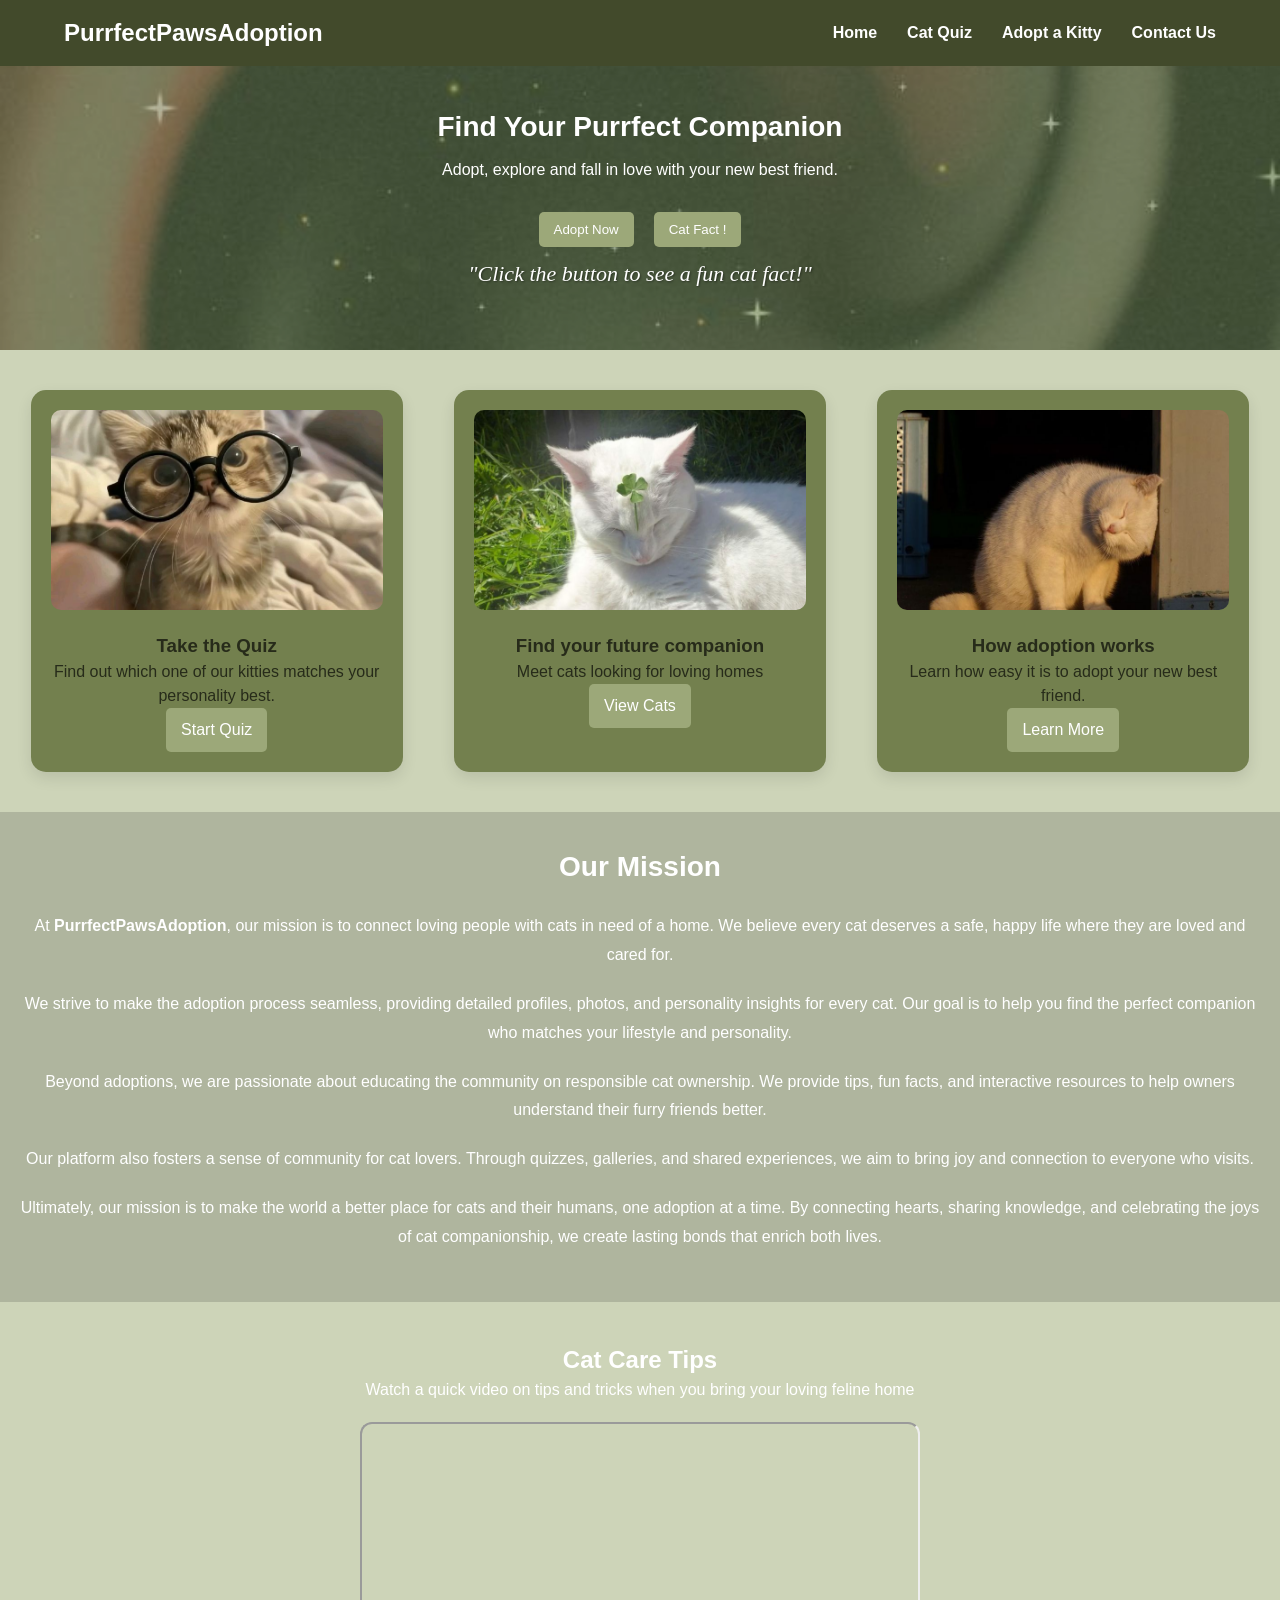
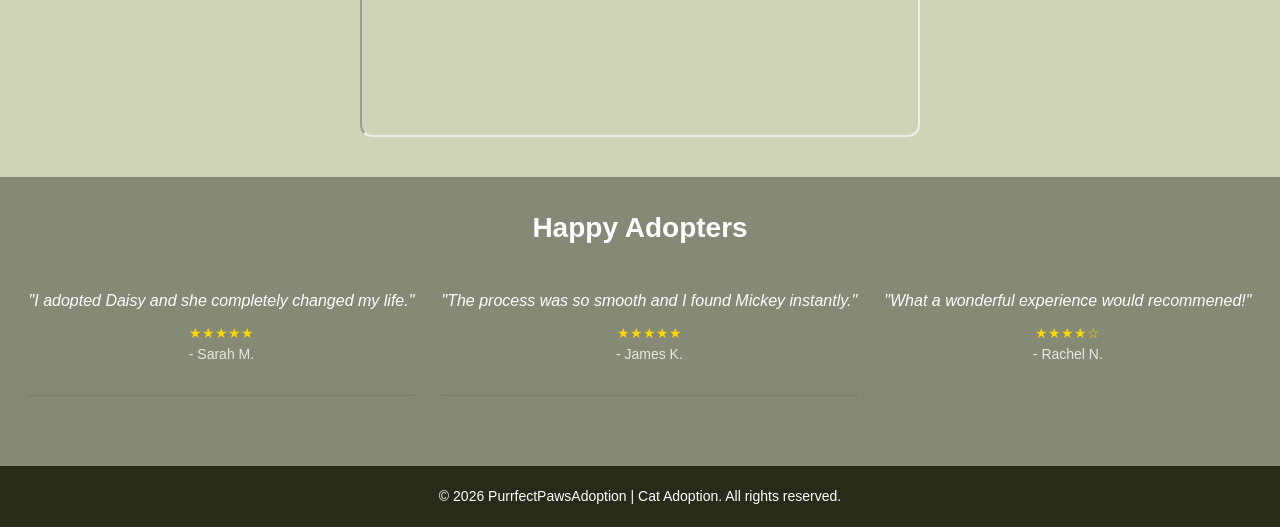
<file: index.html>
<!DOCTYPE html>
<html lang="en">
<head>
	<meta charset="UTF-8">
	<meta name="description" content="Discover cat adoption, fun cat facts and interactive quizzes at PurrfectPawsAdoption. Find your perfect feline companion today.">
	<meta name="keywords" content="adopt a cat, cat adoption near me, kittens for adoptions, rescue cats, adopt pets">
	<meta name="author" content="PurrfectPawsAdoption">
	<meta name="viewport" content="width=device-width, initial-scale=1.0">

<title> Home | PurrfectPawsAdoption </title>
<link rel="stylesheet" href="styles.css">
</head>

<body>

<nav class="navbar">
	<h1>PurrfectPawsAdoption</h1>
	<ul>
		<li><a href="ndex.html">Home</a></li>
		<li><a href="quiz.html">Cat Quiz</a></li>
		<li><a href="adopt.html">Adopt a Kitty</a></li>
		<li><a href="contact.html">Contact Us</a></li>
	</ul>
</nav>
<div class="hero-fact-container">
    <section class="hero">
        <h2>Find Your Purrfect Companion</h2>
        <p>Adopt, explore and fall in love with your new best friend.</p>

     <div class="button-fact-wrapper">
     	<button id="adoptBtn" class="card-btn">Adopt Now</button>
        <button id="factBtn" class="card-btn">Cat Fact !</button>
     </div>
        <p id="fact"><i>"Click the button to see a fun cat fact!"</i></p>
    </section>
</div>

<section class="cards">
	<div class="card">
		<img src="images/catwglasses.jpg" alt="kitten wearing glasses looking curious">
		<h3>Take the Quiz</h3>
		<p> Find out which one of our kitties matches your personality best. </p>
		<a href="quiz.html" class="card-btn">Start Quiz</a>
	</div>

<div class="card">
	<img src="images/whitecat.jpg" alt="Adorable white cat with the clover">
	<h3>Find your future companion</h3>
	<p>Meet cats looking for loving homes</p>
	<a href="adopt.html" class="card-btn">View Cats</a>
</div>

<div class="card">
	<img src="images/tiredcat.jpg" alt="Cute cat looking sleepy">
	<h3>How adoption works </h3>
	<p>Learn how easy it is to adopt your new best friend.</p>
	<a href="contact.html" class="card-btn">Learn More</a>
</div>
</section>

<section class="about-us">
	<h2>Our Mission</h2>
	<p>At <strong>PurrfectPawsAdoption</strong>, our mission is to connect loving people with cats in need of a home. We believe every cat deserves a safe, happy life where they are loved and cared for.</p>

    <p>We strive to make the adoption process seamless, providing detailed profiles, photos, and personality insights for every cat. Our goal is to help you find the perfect companion who matches your lifestyle and personality.</p>

    <p>Beyond adoptions, we are passionate about educating the community on responsible cat ownership. We provide tips, fun facts, and interactive resources to help owners understand their furry friends better.</p>

    <p>Our platform also fosters a sense of community for cat lovers. Through quizzes, galleries, and shared experiences, we aim to bring joy and connection to everyone who visits.</p>

    <p>Ultimately, our mission is to make the world a better place for cats and their humans, one adoption at a time. By connecting hearts, sharing knowledge, and celebrating the joys of cat companionship, we create lasting bonds that enrich both lives.</p>
</section>

<section class="video-section">
	<h2>Cat Care Tips</h2>
	<p>Watch a quick video on tips and tricks when you bring your loving feline home</p>

<div class="video-container">
 <iframe width="560" height="315" 
 src="https://www.youtube.com/embed/2Ex99RuKqAw" 
 title="Cat care tips video" 
 allow="accelerometer; autoplay; clipboard-write; encrypted-media; gyroscope; picture-in-picture; web-share" 
 referrerpolicy="strict-origin-when-cross-origin" 
 allowfullscreen>
 </iframe>
</div>
</section>

<section class="testimonials">
	<h2>Happy Adopters</h2>

<div class="testimonial-row">
<div class="testimonial">
	<p>"I adopted Daisy and she completely changed my life."</p>
	<div class="stars">★★★★★</div>
	<h3> - Sarah M.</h3>
</div>

<div class="testimonial">
	<p>"The process was so smooth and I found Mickey instantly."</p>
	<div class="stars">★★★★★</div>
	<h3> - James K.</h3>
</div>

<div class="testimonial">
	<p>"What a wonderful experience would recommened!"</p>
	<div class="stars">★★★★☆</div>
	<h3> - Rachel N.</h3>
</div>
</div>
</section>


<footer>
	<p style="text-align:center;">&copy; 2026 PurrfectPawsAdoption | Cat Adoption. All rights reserved. </p>
</footer>

<script>
document.getElementById("factBtn").addEventListener("click", () => {
    const factText = document.getElementById("fact");
    
    fetch('https://catfact.ninja/fact')
      .then(response => response.json())
      .then(data => {
          factText.innerText = data.fact;
      })
      .catch(err => {
          factText.innerText = "Oops! Couldn't fetch a cat fact.";
          console.error(err);
      });
});

document.getElementById("adoptBtn").addEventListener("click", () => {
    window.location.href = "adopt.html";
});

</script>

</body>
</html>
</file>
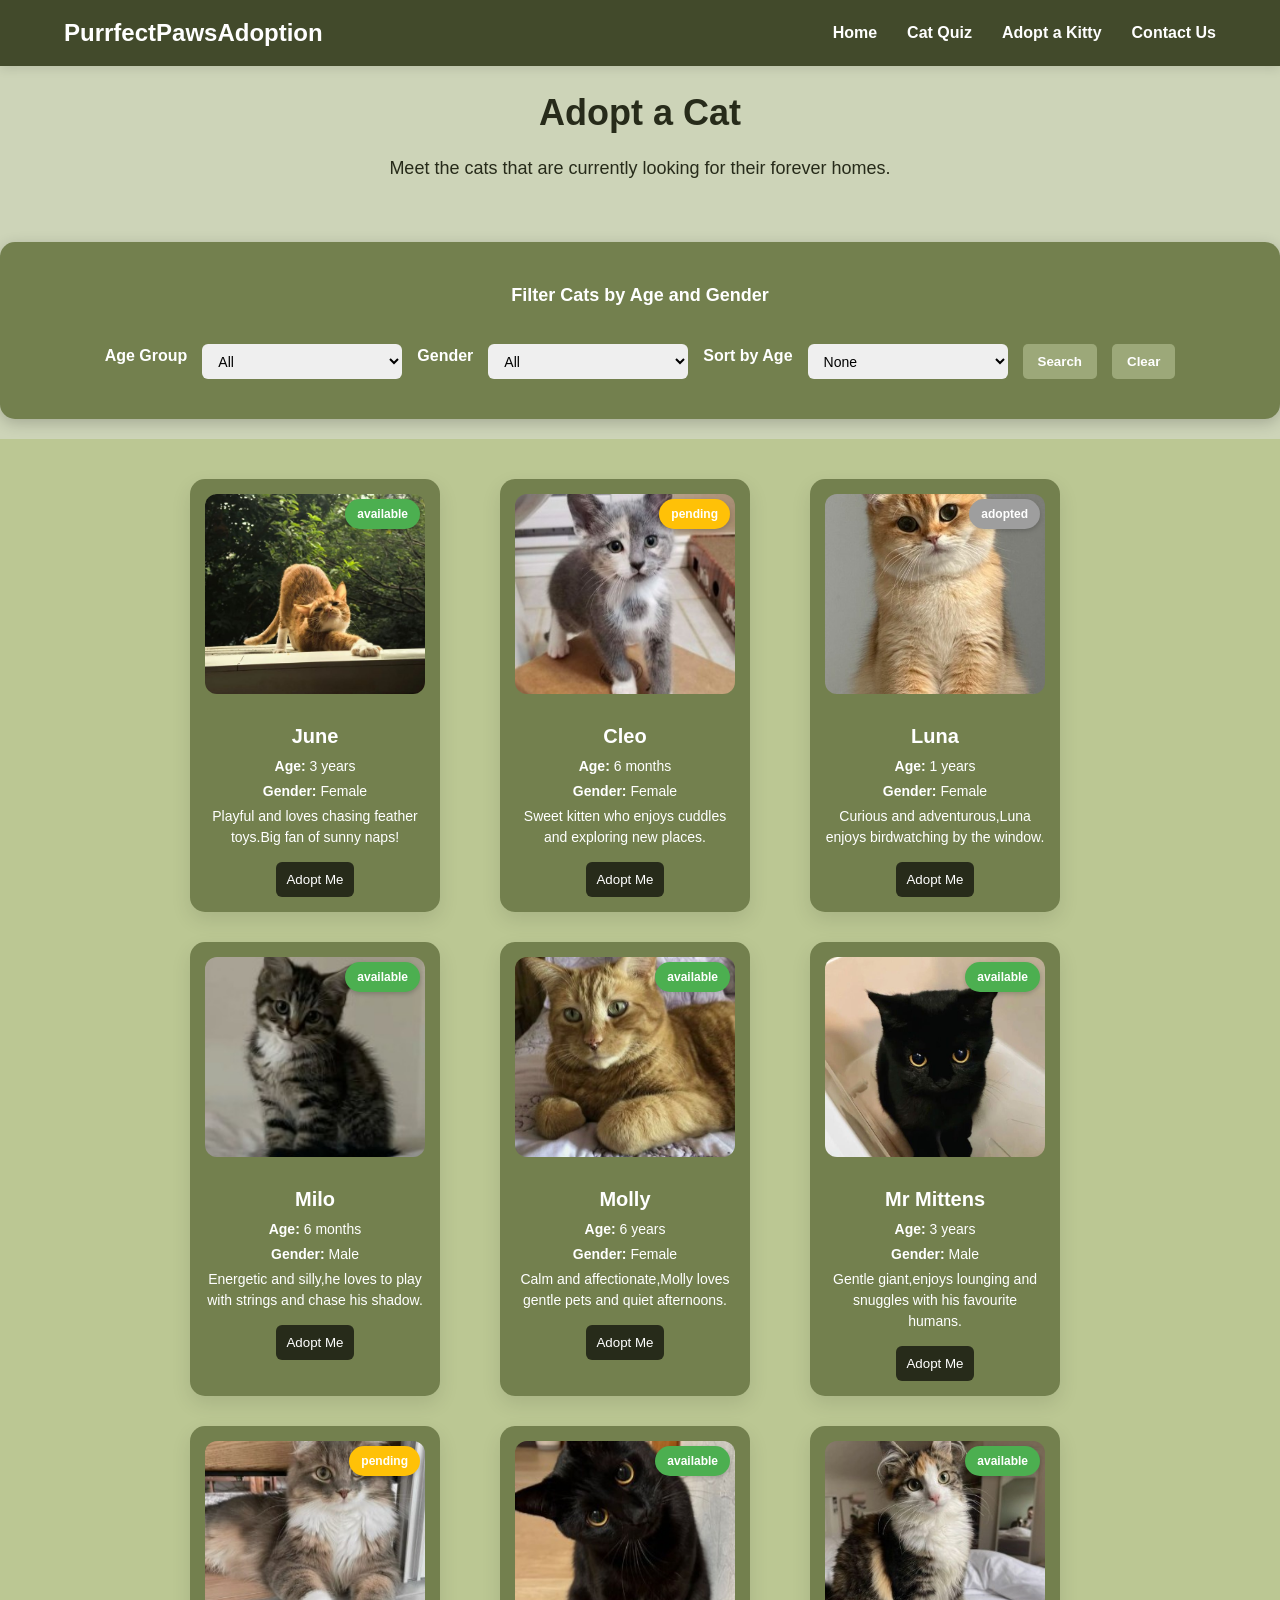
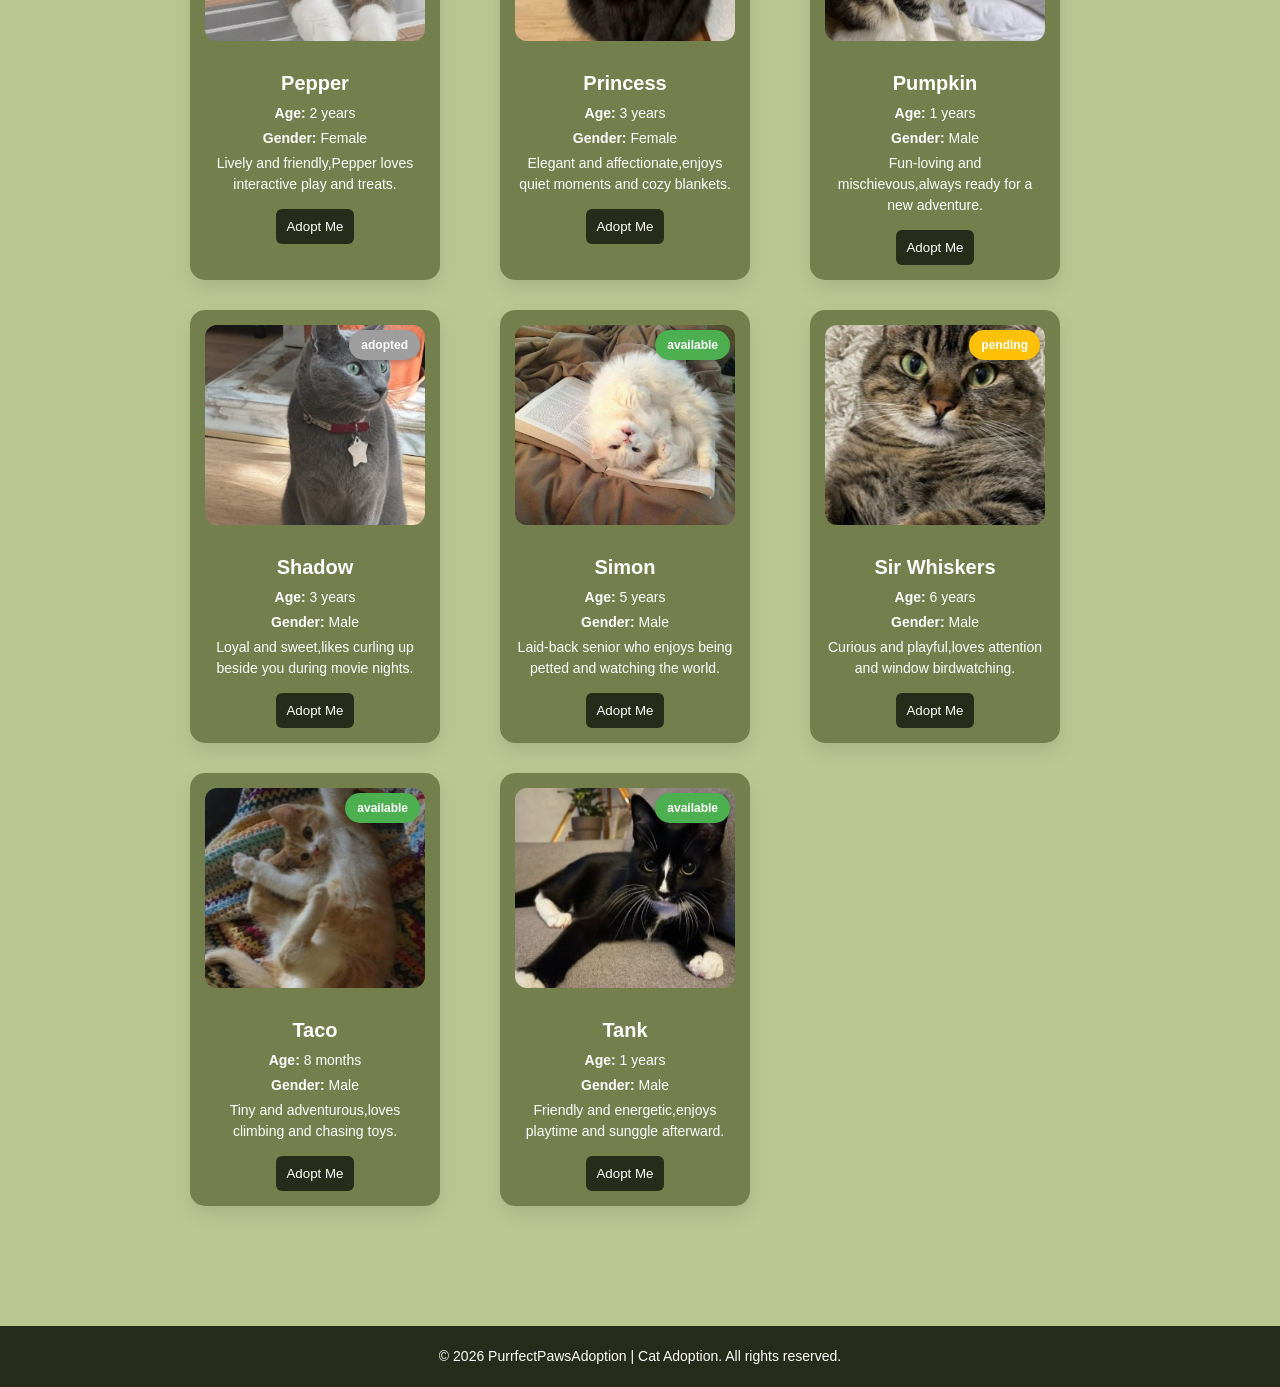
<file: adopt.html>
<!DOCTYPE html>
<html lang="en">
<head>
	<meta charset="UTF-8">
	<meta name="description" content="Browse cats available for adoption. Filter by age and gender to find your perfect match and give a cat a loving home.">
	<meta name="keywords" content="adopt a cat, cat adoption near me, kittens for adoption, rescue cats, adopt pets">
	<meta name="author" content="PurrfectPawsAdoption">
	<meta name="viewport" content="width=device-width, initial-scale=1.0">

<title> Adopt a Cat | PurrfectPawsAdoption</title>
<link rel="stylesheet" href="styles.css">
</head>

<body>

<nav class="navbar">
	<h1>PurrfectPawsAdoption</h1>
	<ul>
		<li><a href="index.html">Home</a></li>
		<li><a href="quiz.html">Cat Quiz</a></li>
		<li><a href="adopt.html">Adopt a Kitty</a></li>
		<li><a href="contact.html">Contact Us</a></li>
	</ul>
</nav>

<section class="adopt-header">
	<h1> Adopt a Cat</h1>
	<p> Meet the cats that are currently looking for their forever homes.</p>

</section>

<section class="filters">
	<h2>Filter Cats by Age and Gender</h2>
	<div class="filters-row">
	<label>Age Group</label>
	<select id="ageFilter">
		<option value="all">All</option>
		<option value="kitten">Kitten</option>
		<option value="adult">Adult</option>
		<option value="senior">Senior</option>
	</select>

	<label>Gender</label>
	<select id="genderFilter">
		<option value="all">All</option>
		<option value="male">Male</option>
		<option value="female">Female</option>
	</select>

	<label>Sort by Age</label>
	<select id="sortAge">
		<option value="none">None</option>
		<option value="oldest">Oldest to Youngest</option>
		<option value="youngest">Youngest to Oldest</option>
	</select>

<button class="adopt-search-btn" onclick="filterCats()">Search</button>
<button class="adopt-clear-btn" onclick="clearFilters()">Clear</button>
</div>
</section>

<section class="adopt-cats">
	<div class="adopt-cat-container">

		<div class="cat-card" data-age="3" data-agegroup="adult" data-gender="female" data-status="available">
		<img src="images/june.jpg" alt="June, a 3 year old ginger cat available for adoption">
		<span class="status-badge">available</span>
		<h3>June</h3>
		<p><strong>Age:</strong> 3 years</p>
		<p><strong>Gender:</strong> Female</p>
		<p>Playful and loves chasing feather toys.Big fan of sunny naps!</p>
		<button onclick="window.location.href='contact.html'">Adopt Me</button>
	</div>

	<div class="cat-card" data-age="0.5" data-agegroup="kitten" data-gender="female" data-status="pending">
		<img src="images/cleo.jpg" alt="Cleo, a 6 month old kitten looking for a loving home">
		<span class="status-badge">pending</span>
		<h3>Cleo</h3>
		<p><strong>Age:</strong> 6 months</p>
		<p><strong>Gender:</strong> Female</p>
		<p>Sweet kitten who enjoys cuddles and exploring new places.</p>
		<button onclick="window.location.href='contact.html'">Adopt Me</button>
	</div>

	<div class="cat-card" data-age="1" data-agegroup="adult" data-gender="female" data-status="adopted">
		<img src="images/luna.jpg" alt="Luna, a 1 year old cat currently adopted">
		<span class="status-badge">adopted</span>
		<h3>Luna</h3>
		<p><strong>Age:</strong> 1 years</p>
		<p><strong>Gender:</strong> Female</p>
		<p>Curious and adventurous,Luna enjoys birdwatching by the window.</p>
		<button onclick="window.location.href='contact.html'">Adopt Me</button>
	</div>

	<div class="cat-card" data-age="0.5" data-agegroup="kitten" data-gender="male" data-status="available">
		<img src="images/milo.jpg" alt="Milo, an energetic male kitten available for adoption">
		<span class="status-badge">available</span>
		<h3>Milo</h3>
		<p><strong>Age:</strong> 6 months</p>
		<p><strong>Gender:</strong> Male</p>
		<p>Energetic and silly,he loves to play with strings and chase his shadow.</p>
		<button onclick="window.location.href='contact.html'">Adopt Me</button>
	</div>

	<div class="cat-card" data-age="6" data-agegroup="senior" data-gender="female" data-status="available">
		<img src="images/molly.jpg" alt="Molly, a calm 6 year old senior cat available for adoption">
		<span class="status-badge">available</span>
		<h3>Molly</h3>
		<p><strong>Age:</strong> 6 years</p>
		<p><strong>Gender:</strong> Female</p>
		<p>Calm and affectionate,Molly loves gentle pets and quiet afternoons.</p>
		<button onclick="window.location.href='contact.html'">Adopt Me</button>
	</div>

	<div class="cat-card" data-age="3" data-agegroup="adult" data-gender="male" data-status="available">
		<img src="images/mrmittens.jpg" alt="Mr Mittens, a gentle male cat looking for a loving home">
		<span class="status-badge">available</span>
		<h3>Mr Mittens</h3>
		<p><strong>Age:</strong> 3 years</p>
		<p><strong>Gender:</strong> Male</p>
		<p>Gentle giant,enjoys lounging and snuggles with his favourite humans.</p>
		<button onclick="window.location.href='contact.html'">Adopt Me</button>
	</div>

	<div class="cat-card" data-age="2" data-agegroup="adult" data-gender="female" data-status="pending">
		<img src="images/pepper.jpg" alt="Pepper, a lively female cat pending adoption">
		<span class="status-badge">pending</span>
		<h3>Pepper</h3>
		<p><strong>Age:</strong> 2 years</p>
		<p><strong>Gender:</strong> Female</p>
		<p>Lively and friendly,Pepper loves interactive play and treats.</p>
		<button onclick="window.location.href='contact.html'">Adopt Me</button>
	</div>

	<div class="cat-card" data-age="3" data-agegroup="adult" data-gender="female" data-status="available">
		<img src="images/princess.jpg" alt="Princess, an affectionate female cat available for adoption">
		<span class="status-badge">available</span>
		<h3>Princess</h3>
		<p><strong>Age:</strong> 3 years</p>
		<p><strong>Gender:</strong> Female</p>
		<p>Elegant and affectionate,enjoys quiet moments and cozy blankets.</p>
		<button onclick="window.location.href='contact.html'">Adopt Me</button>
	</div>

	<div class="cat-card" data-age="1" data-agegroup="adult" data-gender="male" data-status="available">
		<img src="images/pumpkin.jpg" alt="Pumpkin, a playful male cat available for adoption">
		<span class="status-badge">available</span>
		<h3>Pumpkin</h3>
		<p><strong>Age:</strong> 1 years</p>
		<p><strong>Gender:</strong> Male</p>
		<p>Fun-loving and mischievous,always ready for a new adventure.</p>
		<button onclick="window.location.href='contact.html'">Adopt Me</button>
	</div>

	<div class="cat-card" data-age="3" data-agegroup="adult" data-gender="male" data-status="adopted">
		<img src="images/shadow.jpg" alt="SHadow, a loyal male cat already adopted">
		<span class="status-badge">adopted</span>
		<h3>Shadow</h3>
		<p><strong>Age:</strong> 3 years</p>
		<p><strong>Gender:</strong> Male</p>
		<p>Loyal and sweet,likes curling up beside you during movie nights.</p>
		<button onclick="window.location.href='contact.html'">Adopt Me</button>
	</div>

	<div class="cat-card" data-age="5" data-agegroup="senior" data-gender="male" data-status="available">
		<img src="images/simon.jpg" alt="Simon, a relaxed senior male looking for a loving home">
		<span class="status-badge">available</span>
		<h3>Simon</h3>
		<p><strong>Age:</strong> 5 years</p>
		<p><strong>Gender:</strong> Male</p>
		<p>Laid-back senior who enjoys being petted and watching the world.</p>
		<button onclick="window.location.href='contact.html'">Adopt Me</button>
	</div>

	<div class="cat-card" data-age="6" data-agegroup="senior" data-gender="male" data-status="pending">
		<img src="images/sirwhiskers.jpg" alt="SirWhiskers, a curious male cat pending adoption">
		<span class="status-badge">pending</span>
		<h3>Sir Whiskers</h3>
		<p><strong>Age:</strong> 6 years</p>
		<p><strong>Gender:</strong> Male</p>
		<p>Curious and playful,loves attention and window birdwatching.</p>
        <button onclick="window.location.href='contact.html'">Adopt Me</button>
	</div>

	<div class="cat-card" data-age="0.8" data-agegroup="kitten" data-gender="male" data-status="available">
		<img src="images/taco.jpg" alt="Taco, an adventurous kitten available for adoption">
		<span class="status-badge">available</span>
		<h3>Taco</h3>
		<p><strong>Age:</strong> 8 months</p>
		<p><strong>Gender:</strong> Male</p>
		<p>Tiny and adventurous,loves climbing and chasing toys.</p>
		<button onclick="window.location.href='contact.html'">Adopt Me</button>
	</div>

	<div class="cat-card" data-age="1" data-agegroup="adult" data-gender="male" data-status="available">
		<img src="images/tank.jpg" alt="Tank, a friendly male cat available for a home">
		<span class="status-badge">available</span>
		<h3>Tank</h3>
		<p><strong>Age:</strong> 1 years</p>
		<p><strong>Gender:</strong> Male</p>
		<p>Friendly and energetic,enjoys playtime and sunggle afterward.</p>
		<button onclick="window.location.href='contact.html'">Adopt Me</button>
	</div>
</div>
</section>

<footer>
    <p style="text-align:center;">&copy; 2026 PurrfectPawsAdoption | Cat Adoption. All rights reserved. </p>
</footer>

<script>
function filterCats() {
  let ageGroup = document.getElementById("ageFilter").value;
  let gender = document.getElementById("genderFilter").value;
  let sortAge = document.getElementById("sortAge").value;

  let container = document.querySelector(".adopt-cat-container");
  let cats = Array.from(document.querySelectorAll(".cat-card"));

  // 1. Filter cats first
  let visibleCats = cats.filter(cat => {
    let catAgeGroup = cat.dataset.agegroup;
    let catGender = cat.dataset.gender;

    let show = true;
    if(ageGroup !== "all" && catAgeGroup !== ageGroup) show = false;
    if(gender !== "all" && catGender !== gender) show = false;

    cat.style.display = show ? "block" : "none";
    return show;
  });

  // 2. Sort only visible cats
  if(sortAge !== "none") {
    visibleCats.sort((a, b) => {
      let ageA = parseFloat(a.dataset.age);
      let ageB = parseFloat(b.dataset.age);

      if(sortAge === "oldest") return ageB - ageA;
      if(sortAge === "youngest") return ageA - ageB;
    });

    // 3. Re-append sorted visible cats
    visibleCats.forEach(cat => container.appendChild(cat));
  }
}

function clearFilters() {
    document.getElementById("ageFilter").value = "all";
    document.getElementById("genderFilter").value = "all";
    document.getElementById("sortAge").value = "none";

    // Show all cats
    let cats = document.querySelectorAll(".cat-card");
    cats.forEach(cat => cat.style.display = "block");
}

</script>

</body>
</html>
</file>
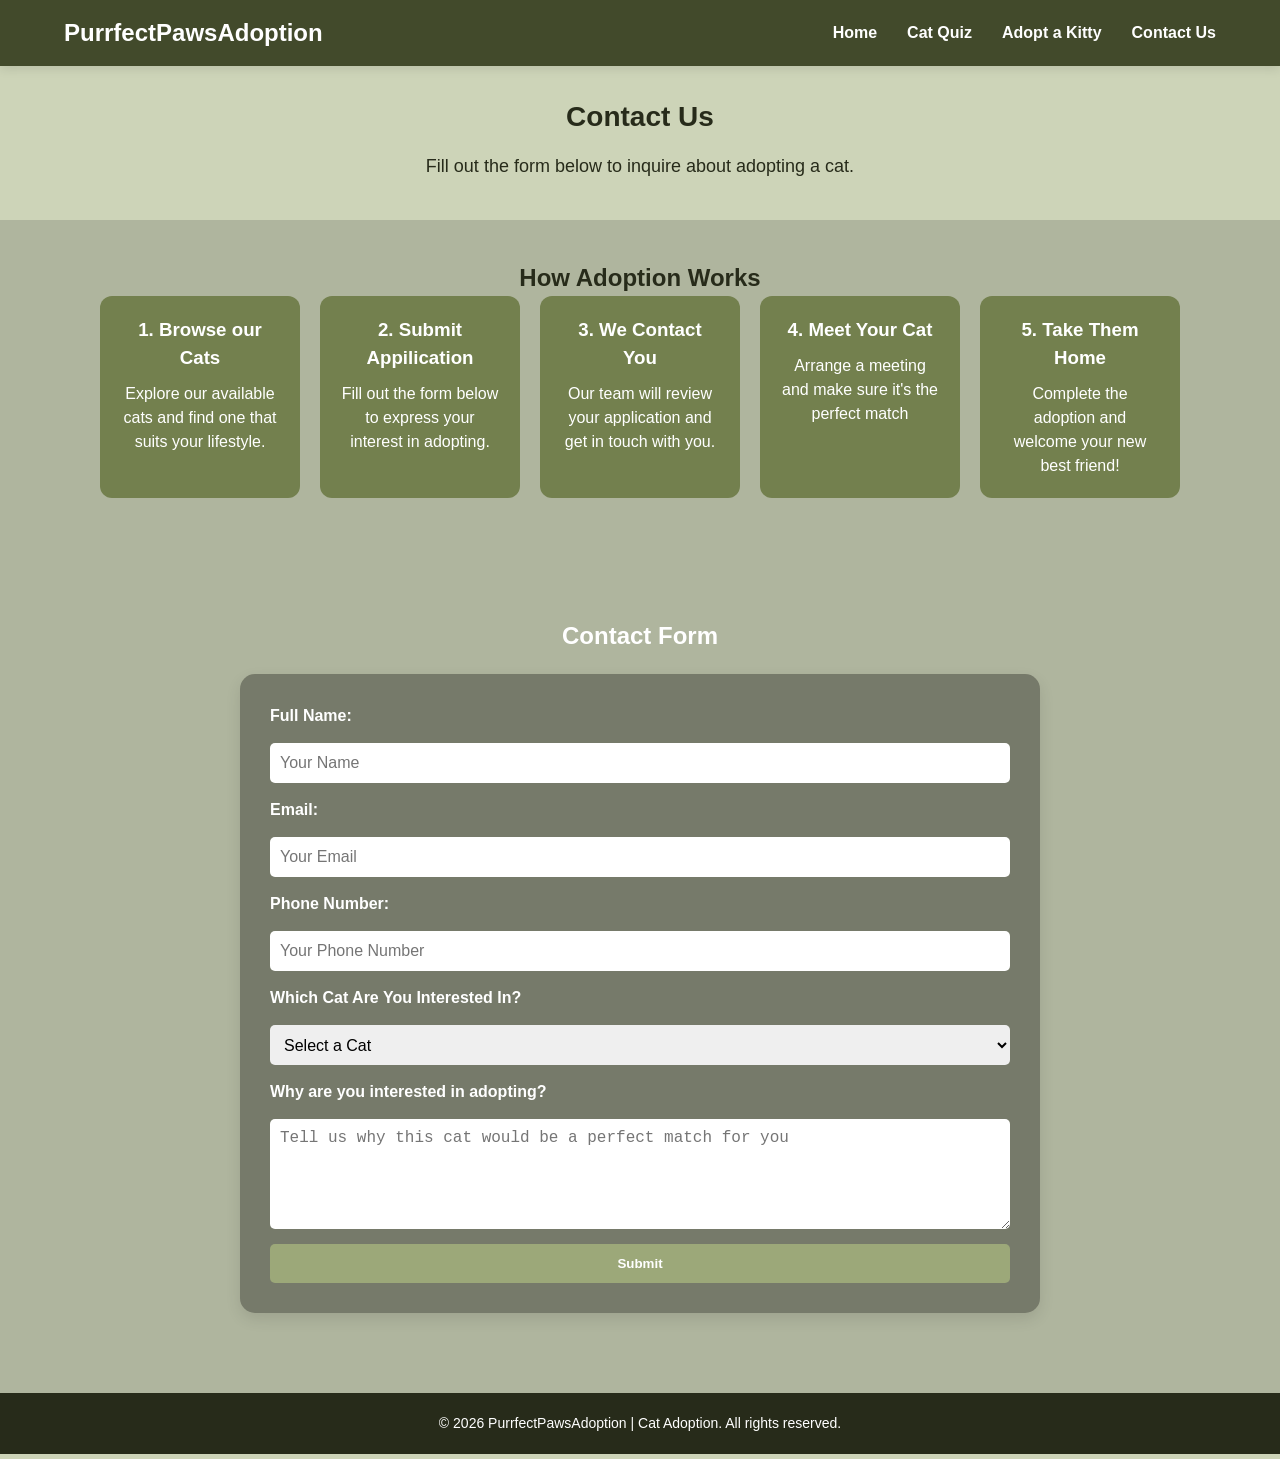
<file: contact.html>
<!DOCTYPE html>
<html lang="en">
<head>
	<meta charset="UTF-8">
	<meta name="description" content="Get in touch with us to adopt a cat or learn more about the adoption process. Submit your application today.">
    <meta name="keywords" content="contact cat adoption, adopt a pet form, adoption application, pet inquiry">
    <meta name="author" content="PurrfectPawsAdoption">
	<meta name="viewport" content="width=device-width, initial-scale=1.0">

<title>Contact Us | PurrfectPawsAdoption</title>
<link rel="stylesheet" href="styles.css">
</head>

<body>

<nav class="navbar">
	<h1>PurrfectPawsAdoption</h1>
	<ul>
		<li><a href="index.html">Home</a></li>
		<li><a href="quiz.html">Cat Quiz</a></li>
		<li><a href="adopt.html">Adopt a Kitty</a></li>
		<li><a href="contact.html">Contact Us</a></li>
	</ul>
</nav>

<section class="contact-header">
    <h1>Contact Us</h1>
    <p>Fill out the form below to inquire about adopting a cat.</p>
</section>

<section class="adoption-steps">
    <h2>How Adoption Works</h2>
<div class="steps-container">
<div class="step">
    <h3>1. Browse our Cats</h3>
    <p>Explore our available cats and find one that suits your lifestyle.</p>
</div>

<div class="step">
    <h3>2. Submit Appilication</h3>
    <p>Fill out the form below to express your interest in adopting.</p>
</div>

<div class="step">
    <h3>3. We Contact You</h3>
    <p>Our team will review your application and get in touch with you.</p>
</div>

<div class="step">
    <h3>4. Meet Your Cat</h3>
    <p>Arrange a meeting and make sure it's the perfect match</p>
</div>

<div class="step">
    <h3>5. Take Them Home</h3>
    <p>Complete the adoption and welcome your new best friend!</p>
</div>
</div>
</section>

<section class="contact-form-section">
    <h2>Contact Form</h2>
    <form class="contact-form" id="contactForm">
    <label for="name">Full Name:</label>
    <input type="text" id="name" name="name" required placeholder="Your Name">

    <label for="email">Email:</label>
    <input type="email" id="email" name="email" required placeholder="Your Email">

    <label for="phone">Phone Number:</label>
    <input type="tel" id="phone" name="phone" required placeholder="Your Phone Number">

    <label for="cat">Which Cat Are You Interested In?</label>
    <select id="cat" name="cat" required>
        <option value="">Select a Cat</option>
        <option value="June">June</option>
        <option value="Cleo">Cleo</option>
        <option value="Luna">Luna</option>
        <option value="Milo">Milo</option>
        <option value="Molly">Molly</option>
        <option value="Mr Mittens">Mr Mittens</option>
        <option value="Pepper">Pepper</option>
        <option value="Princess">Princess</option>
        <option value="Pumpkin">Pumpkin</option>
        <option value="Shadow">Shadow</option>
        <option value="Simon">Simon</option>
        <option value="Sir Whiskers">Sir Whiskers</option>
        <option value="Taco">Taco</option>
        <option value="Tank">Tank</option>
     </select>

    <label for="message">Why are you interested in adopting?</label>
    <textarea id="message" name="message" rows="5" required placeholder="Tell us why this cat would be a perfect match for you"></textarea>

    <button type="submit" class="contact-submit-btn">Submit</button>
    </form>
</section>

<footer>
    <p style="text-align:center;">&copy; 2026 PurrfectPawsAdoption | Cat Adoption. All rights reserved.</p>
</footer>

<script>
document.addEventListener("DOMContentLoaded", function() {
	const form = document.getElementById('contactForm');
	form.addEventListener('submit', function(e) {
		e.preventDefault();
		alert("Thank you for your interest! We will contact you soon.");
		setTimeout(() => form.reset(), 10);
	});
});
</script>

</body>
</html>
</file>
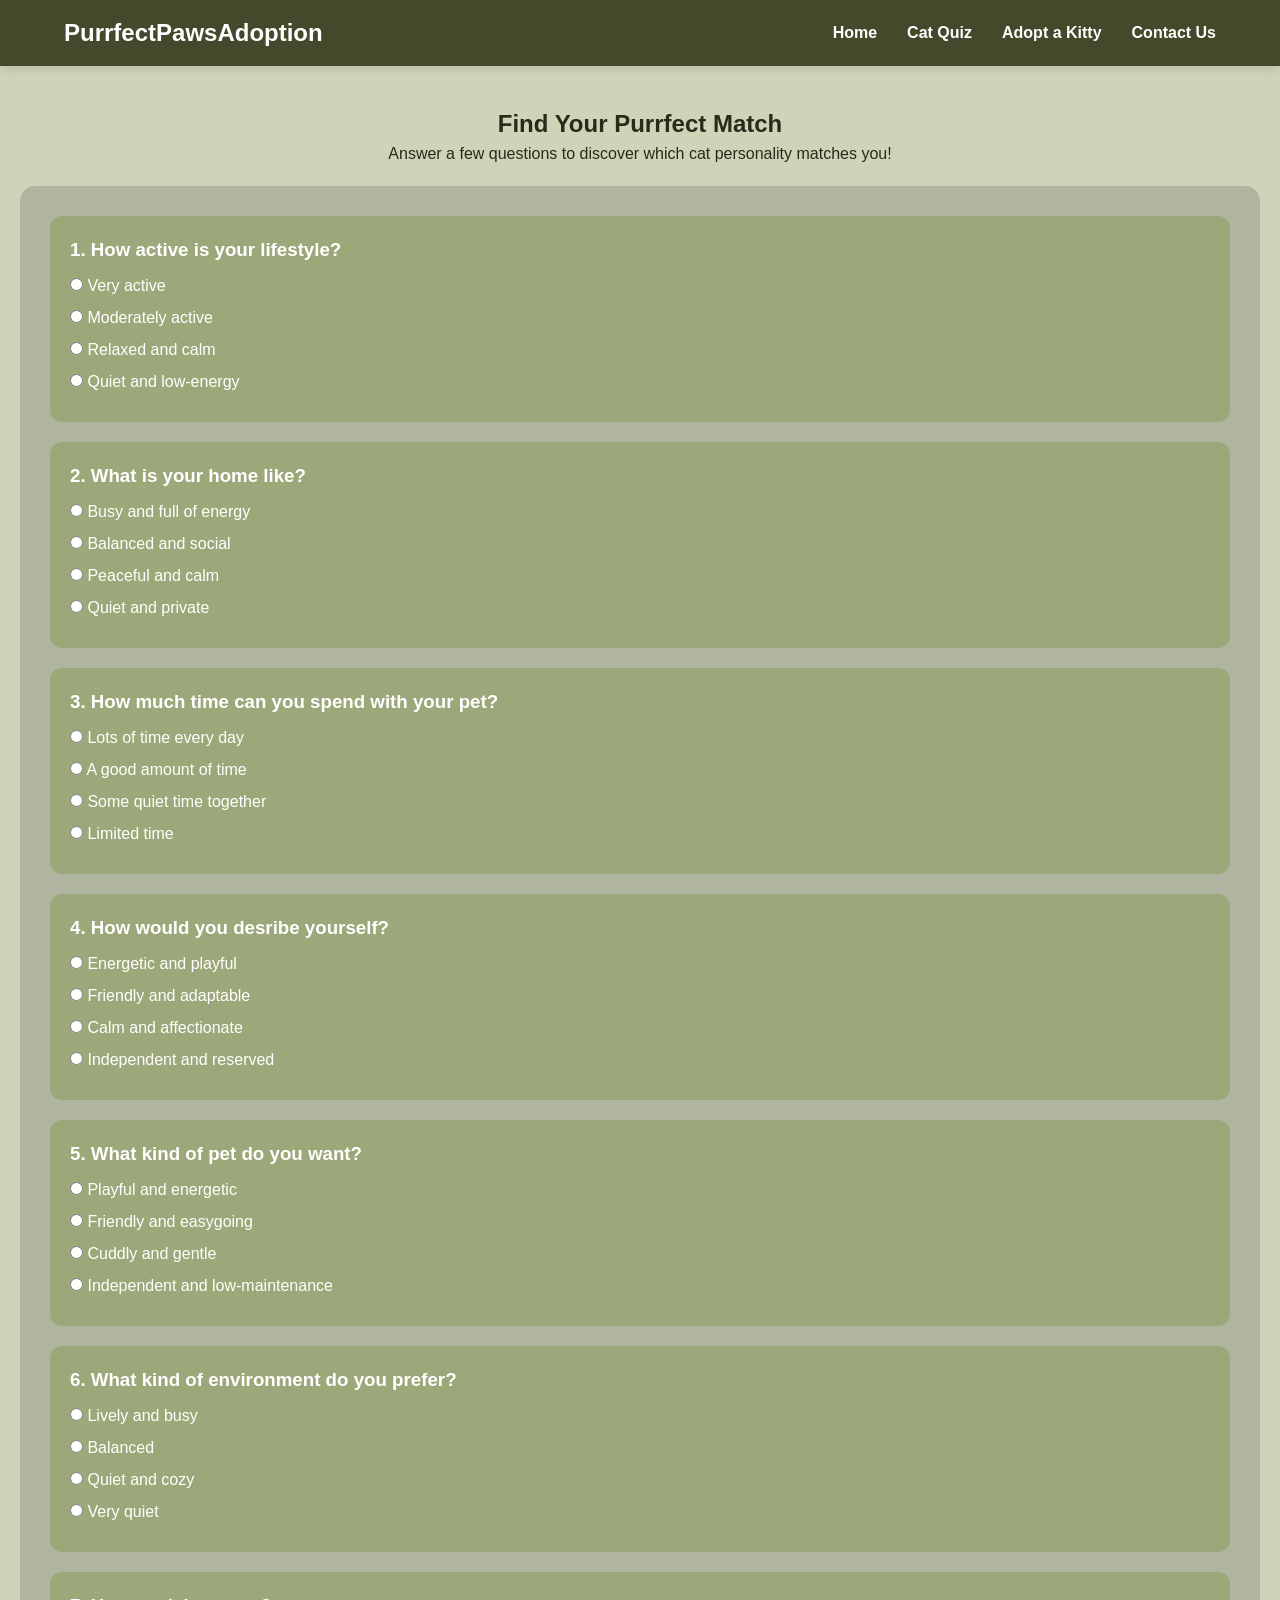
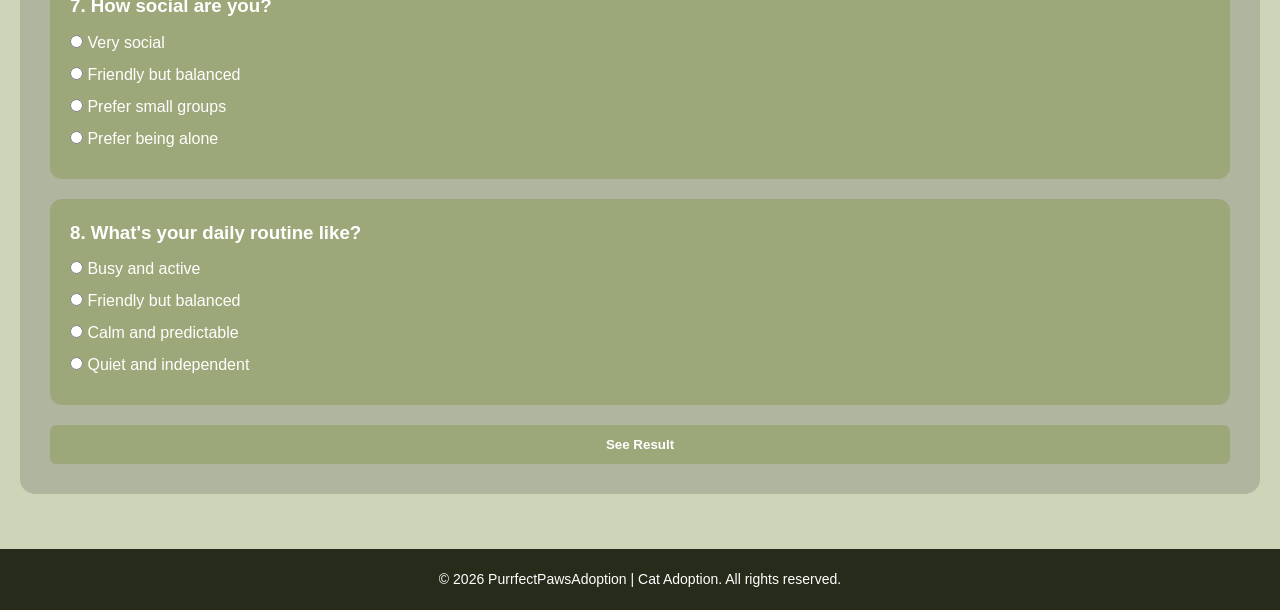
<file: quiz.html>
<!DOCTYPE html>
<html lang="en">
<head>
	<meta charset="UTF-8">
	<meta name="description" content="Take our fun cat personality quiz to find your perfect feline match based on your lifestyle and preferences.">
	<meta name="keywords" content="cat quiz, per personality quiz, which cat suits me, cat matching quiz, fun pet quiz">
	<meta name="author" content="PurrfectPawsAdoption">
	<meta name="viewport" content="width=device-width, initial-scale=1.0">

<title>Cat Personality Quiz | PurrfectPawsAdoption</title>
<link rel="stylesheet" href="styles.css">
</head>

<body>

<nav class="navbar">
	<h1>PurrfectPawsAdoption</h1>
	<ul>
		<li><a href="index.html">Home</a></li>
		<li><a href="quiz.html">Cat Quiz</a></li>
		<li><a href="adopt.html">Adopt a Kitty</a></li>
		<li><a href="contact.html">Contact Us</a></li>
	</ul>
</nav>

<section class="quiz-header">
	<h2>Find Your Purrfect Match</h2>
	<p>Answer a few questions to discover which cat personality matches you!</p>
</section>

<section class="quiz-section">
	<form id="quizForm" class="quiz-form">

<div class="quiz-question">
	<h3>1. How active is your lifestyle?</h3>
	
	<label><input type="radio" name="q1" value="milo taco pepper pumkin"> Very active</label>
	<label><input type="radio" name="q1" value="cleo tank mrmittens"> Moderately active</label>
	<label><input type="radio" name="q1" value="molly june simon luna"> Relaxed and calm</label>
	<label><input type="radio" name="q1" value="shadow sirwhiskers princess"> Quiet and low-energy</label>
</div>

<div class="quiz-question">
	<h3>2. What is your home like?</h3>

	<label><input type="radio" name="q2" value="milo taco pepper pumpkin"> Busy and full of energy</label>
	<label><input type="radio" name="q2" value="cleo tank mrmittens"> Balanced and social</label>
	<label><input type="radio" name="q2" value="molly june simon luna"> Peaceful and calm</label>
	<label><input type="radio" name="q2" value="shadow sirwhiskers princess"> Quiet and private</label>
</div>

<div class="quiz-question">
	<h3>3. How much time can you spend with your pet?</h3>

	<label><input type="radio" name="q3" value="milo taco pepper pumpkin"> Lots of time every day</label>
	<label><input type="radio" name="q3" value="cleo tank mrmittens"> A good amount of time</label>
	<label><input type="radio" name="q3" value="molly june simon luna"> Some quiet time together</label>
	<label><input type="radio" name="q3" value="shadow sirwhiskers princess"> Limited time</label>
</div>

<div class="quiz-question">
	<h3>4. How would you desribe yourself?</h3>

	<label><input type="radio" name="q4" value="milo taco pepper pumpkin"> Energetic and playful</label>
	<label><input type="radio" name="q4" value="cleo tank mrmittens"> Friendly and adaptable</label>
	<label><input type="radio" name="q4" value="molly june simon luna"> Calm and affectionate</label>
	<label><input type="radio" name="q4" value="shadow sirwhiskers princess"> Independent and reserved</label>
</div>

<div class="quiz-question">
	<h3>5. What kind of pet do you want?</h3>

	<label><input type="radio" name="q5" value="milo taco pepper pumpkin"> Playful and energetic</label>
	<label><input type="radio" name="q5" value="cleo tank mrmittens"> Friendly and easygoing</label>
	<label><input type="radio" name="q5" value="molly june simon luna"> Cuddly and gentle</label>
	<label><input type="radio" name="q5" value="shadow sirwhiskers princess"> Independent and low-maintenance</label>
</div>

<div class="quiz-question">
	<h3>6. What kind of environment do you prefer?</h3>

	<label><input type="radio" name="q6" value="milo taco pepper pumpkin"> Lively and busy</label>
	<label><input type="radio" name="q6" value="cleo tank mrmittens"> Balanced</label>
	<label><input type="radio" name="q6" value="molly june simon luna"> Quiet and cozy</label>
	<label><input type="radio" name="q6" value="shadow sirwhiskers princess"> Very quiet</label>
</div>

<div class="quiz-question">
	<h3>7. How social are you?</h3>

	<label><input type="radio" name="q7" value="milo taco pepper pumpkin"> Very social</label>
	<label><input type="radio" name="q7" value="cleo tank mrmittens"> Friendly but balanced</label>
	<label><input type="radio" name="q7" value="molly june simon luna"> Prefer small groups</label>
	<label><input type="radio" name="q7" value="shadow sirwhiskers princess"> Prefer being alone</label>
</div>

<div class="quiz-question">
	<h3>8. What's your daily routine like?</h3>

	<label><input type="radio" name="q8" value="milo taco pepper pumpkin"> Busy and active</label>
	<label><input type="radio" name="q8" value="cleo tank mrmittens"> Friendly but balanced</label>
	<label><input type="radio" name="q8" value="molly june simon luna"> Calm and predictable</label>
	<label><input type="radio" name="q8" value="shadow sirwhiskers princess"> Quiet and independent</label>
</div>

<button type="submit" class="quiz-btn">See Result</button>
  </form>

 <div id="quizResultBox">
  <p id="quizResult"></p>
  <div id="resultimages"></div>
</div>

</section>

<footer>
  <p style="text-align:center;">&copy; 2026 PurrfectPawsAdoption | Cat Adoption. All rights reserved.</p>
</footer>

<script>
document.addEventListener("DOMContentLoaded", function() {
const quizForm = document.getElementById("quizForm");

quizForm.addEventListener("submit", function(e) {
e.preventDefault();

const selectedAnswers = document.querySelectorAll('input[type="radio"]:checked');

if (selectedAnswers.length < 8) {
alert("Please answer all questions!");
return;
}

let scores = {
luna: 0, milo: 0, shadow: 0, cleo: 0, june: 0, molly: 0,
mrmittens: 0, pepper: 0, princess: 0, pumpkin: 0, simon: 0,
sirwhiskers: 0, taco: 0, tank: 0
};

selectedAnswers.forEach(answer => {
const cats = answer.value.split(" "); 
cats.forEach(cat => {
scores[cat]++;
});
});

const topCats = Object.entries(scores)
.sort((a, b) => b[1] - a[1])
.slice(0, 3);

const resultText = document.getElementById("quizResult");
const resultimages = document.getElementById("resultimages");

resultText.innerHTML = "<strong>Your best matches:</strong><br>";
resultimages.innerHTML = "";

topCats.forEach(cat => {
const catName = cat[0];

resultText.innerHTML += `• ${formatName(catName)}<br>`;

const img = document.createElement("img");
  img.src = `images/${catName}.jpg`;
  img.alt = `${formatName(catName)} cat match result from quiz`;
  img.style.width = "120px";
  img.style.borderRadius = "10px";

  resultimages.appendChild(img);
});
});

function formatName(name) {
  if (name === "mrmittens") return "Mr Mittens";
  if (name === "sirwhiskers") return "Sir Whiskers";
  return name.charAt(0).toUpperCase() + name.slice(1);
  }
});

</script>

</body>
</html>
</file>
<file: styles.css>
/* General Body */
*{
	box-sizing:border-box;
	margin:0;
	padding:0;
}

body {
	margin:0;
	font-family: "Poppins", sans-serif;
	background-color:#cdd4b8;
	color:#272b1a;
	line-height: 1.5;
}

/* Navigation Bar */
.navbar {
	display:flex;
	flex-wrap:wrap;
	justify-content:space-between;
	align-items:center;
	padding:15px 5%;
	background-color:#424a2b;
	color: white;
	box-shadow: 0 3px 10px rgba(0,0,0,0.1);
}

.navbar ul {
	list-style: none;
	display: flex;
	flex-wrap:wrap;
	gap:30px;
}

.navbar a {
	color: white;
	text-decoration: none;
	font-weight:700;
	transition: color 0.3s;
}

.navbar a:hover {
	color: #A1693A;
	text-decoration:underline;
}

/* Hero + Fact container */
.hero-fact-container {
	position: relative;
	background-image: url("images/header.jpg");
	background-size: cover;
	background-position: center;
	background-repeat: no-repeat;
}

/* Overlay */
.hero-fact-container::before {
	content: "";
	position: absolute;
	top: 0;
	left: 0;
	width: 100%;
	height: 100%;
	background-color: rgba(0,0,0,0.3);
	z-index: 0;
}

/* Hero Section */
.hero {
  position: relative;
  z-index: 1;
  text-align: center;
  display: flex;
  flex-direction: column; 
  align-items:center;
  gap: 10px;
  padding: 40px 20px;
  color:white; 
}


.button-fact-wrapper {
  display: flex;
  flex-wrap:wrap;
  align-items: center;
  gap: 20px;
}

#fact {
  font-size: 22px;
  font-family: 'Dancing Script', cursive;
  color:white;
  text-shadow: 1px 1px 2px rgba(0,0,0,0.4);
}

.hero h2 {
	font-size: 28px;
}

.hero p {
	font-size: 16px;
	margin-bottom: 20px;
}

/* Cards Section */
.cards {
	display: flex;
	justify-content: space-around;
	gap: 30px;
	padding: 40px 20px;
}

.card {
	background-color:#73804e;
	padding: 20px;
	width: 30%;
	border-radius: 15px;
	text-align: center;
	box-shadow: 0 6px 15px rgba(0,0,0,0.1);
	transition: transform 0.3s ease;
}

.card:hover {
	transform: translateY(-8px);
}

.card img {
	width: 100%;
	height: 200px;
	object-fit: cover;
	border-radius: 10px;
	margin-bottom: 15px;
}

/* Card buttons */
.card-btn,
button.card-btn{
	display: inline-block;
	padding: 10px 15px;
	background-color:#9ca879;
	color: white;
	text-decoration: none;
	border-radius: 5px;
	border:none;
	appearance:none;
	transition: background 0.3s;
}

.card-btn:hover {
	background-color: #272b1a;
}


/* About Us */
.about-us{
	background-color:#afb59e;
	padding:30px 20px;
	text-align:center;
	line-height:1.8;
	margin:0 auto;
}

.about-us h2{
	font-size:28px;
	color:white;
	margin-bottom:20px;
}

.about-us p{
	font-size:16px;
	margin-bottom:20px;
	color:white;
}

/* The testimonial section */
.testimonials{
	background-color:#858a76;
	padding:30px 20px;
	text-align:center;
	color:white;
}

.testimonials h2{
	font-size:28px;
	margin-bottom:40px;
}

.testimonial{
	max-width:600px;
	margin:0 auto 40px;
}

.testimonial p{
	font-size:16px;
	font-style:italic;
	margin-bottom:10px;
}

.stars{
	color:gold;
	font-size:14px;
}

.testimonial h3{
	font-size:14px;
	font-weight:normal;
	opacity:0.8;
}

.testimonial:not(:last-child){
	border-bottom:1px solid rgba(0,0,0,0.1);
	padding-bottom:30px;
}

.testimonial-row{
	display:flex;
	justify-content:center;
	gap:10px;
	flex-wrap:wrap;
}

/*Adopt a Kitty*/
.adopt-header{
	text-align:center;
	padding:20px 20px 40px;
	color:#272b1a;
}

.adopt-header h1 {
  font-size: 36px;
  margin-bottom: 15px;
}

.adopt-header p {
  font-size: 18px;
  margin: 0;
  max-width: 700px;
  margin-left: auto;
  margin-right: auto;
}

/* Adopt page */
.adopt-cats {
  display: flex;
  justify-content: center;
  flex-wrap: wrap;
  gap: 30px;
  padding: 20px 20px;
  background-color:#bbc793;
}

.adopt-cat-container {
  display:grid;
  grid-template-columns:repeat(3, 280px);
  gap: 30px;
  padding:20px;
  justify-content: center;
  width: 100%;
  margin-bottom:80px;
}

.cat-card {
	position:relative;
  background-color: #73804e;
  border-radius: 15px;
  text-align: center;
  width: 250px;
  padding: 15px;
  box-shadow: 0 8px 20px rgba(0,0,0,0.1);
  transition:all 0.3s ease;
  cursor: pointer;
}

.cat-card:hover{
	transform: translateY(-8px);
	background-color:#9ca879;
}

.cat-card img {
  width: 100%;
  height: 200px;
  object-fit: cover;
  border-radius: 12px;
  margin-bottom: 10px;
}

.cat-card h3 {
    margin: 10px 0 5px;
    font-size: 20px;
    color: white;
}

.cat-card p {
    margin: 4px 0;
    color: white;
    font-size: 14px;
}

/* Buttons inside cards */
.cat-card button {
    margin-top: 10px;
    padding: 10px;
    border: none;
    border-radius: 6px;
    background-color:#272b1a;
    color: white;
    cursor: pointer;
    transition:0.3s;
}

.cat-card button:hover {
    background-color:#646b4b;
}

.cat-card:hover {
    background-color: #9ca879;
    transform: scale(1.05);
}

.status-badge{
	position:absolute;
	top:20px;
	right:20px;
	color:white;
	font-size:12px;
	font-weight:bold;
	padding:6px 12px;
	border-radius:50px;
	box-shadow:0 2px 5px rgba(0,0,0,0.2);
	z-index:2;
}

.cat-card[data-status="available"] .status-badge{
	background-color:#4caf50;
}

.cat-card[data-status="adopted"] .status-badge{
	background-color:#9e9e9e;
}

.cat-card[data-status="pending"] .status-badge{
	background-color:#ffc107; 
}

.filters{
	display:flex;
	flex-direction:column;
	gap:30px;
	align-items:center;
	justify-content:center;
	background-color:#73804e;
	padding:40px;
	border-radius:15px;
	box-shadow:0 4px 15px rgba(0,0,0,0.2);
	margin:20px auto;
	color:white;
}

.filters h2{
	font-size:18px;
	color:white;
	border-bottom:none;
	text-align:center;
	padding-bottom:5px;

}
.filters .filters-row{
	display:flex;
	gap:15px;
	flex-wrap:wrap;
	justify-content:center;
	width:100%;
}

.filters label{
	font-weight:600;
}

.filters select{
	padding:8px 12px;
	border-radius:6px;
	border:none;
	outline:none;
	font-size:14px;
	width:200px;
}

.adopt-search-btn{
	padding:10px 15px;
	border-radius:5px;
	border:none;
	background-color:#9ca879;
	color:white;
	cursor:pointer;
	font-weight:bold;
	transition:background-color 0.3s ease;
}

.adopt-search-btn:hover{
	background-color:#272b1a;
}

.adopt-clear-btn {
	padding:10px 15px;
	border-radius:5px;
	border:none;
	background-color:#9ca879;
	color:white;
	cursor:pointer;
	font-weight:bold;
	transition:background-color 0.3s ease;
}

.adopt-clear-btn:hover {
    background-color:#272b1a;
}

/* Contact Page */
.adoption-steps{
	background-color:#afb59e;
	padding:40px 20px;
	text-align:center;
}

.adopion-steps h2{
	color:white;
	margin-bottom:30px;
}

.steps-container{
	display:flex;
	justify-content:center;
	gap:20px;
	flex-wrap:wrap;
}

.step{
	background-color:#73804e;
	color:white;
	padding:20px;
	border-radius:12px;
	width:200px;
}

.step h3{
	margin-bottom:10px;
}

.contact-header{
	text-align:center;
	padding:30px 20px 40px;
	color:#272b1a;
}

.contact-header h1{
	font-size:28px;
	margin-bottom:15px;
}

.contact-header p{
	font-size:18px;
}

.contact-form-section{
	display: flex;
	flex-direction: column;
	align-items: center;
	padding: 80px 40px;
	background-color: #afb59e;
}

.contact-form-section h2{
	text-align: center;
	margin-bottom: 20px;
	color: white;
}

.contact-form{
	display:flex;
	flex-direction: column;
	gap: 15px;
	width: 100%;
	max-width: 800px;
	background-color: #767a6a;
	padding: 30px;
	border-radius: 15px;
	box-shadow: 0 6px 15px rgba(0,0,0,0.1);
	color: white;
	margin: 0 auto;
}

.contact-form label{
	font-weight:bold;
}

.contact-form input,
.contact-form select,
.contact-form textarea {
  padding: 10px;
  border-radius: 5px;
  border: none;
  outline: none;
  font-size: 16px;
}

.contact-form input, .contact-form select{
	height:40px;
}

.contact-submit-btn{
	padding:12px 20px;
	background-color:#9ca879;
	color:white;
	border:none;
	border-radius:5px;
	font-weight:bold;
	cursor:pointer;
	transition:background-color 0.3s ease;
}

.contact-submit-btn:hover{
	background-color:#272b1a;
}

/* Quiz Header */
.quiz-header{
	text-align:center;
	padding:40px 20px 10px;
	color:#272b1a;
}

.quiz-header h1{
	font-size:36px;
	margin-bottom:10px;
}

.quiz-section{
	display:flex;
	flex-direction:column;
	align-items:center;
	padding:10px 20px;
}

.quiz-form{
	background-color:#afb59e;
	padding:30px;
	border-radius:15px;
	width:100%;
	color:white;
	display:flex;
	flex-direction:column;
	gap:20px;
}

.quiz-question{
	background-color:#9ca879;
	padding:20px;
	border-radius:12px;
}

.quiz-question h3{
	margin-bottom:10px;
}

.quiz-question label{
	display:block;
	margin-bottom:8px;
	cursor:pointer;
}

.quiz-btn{
	padding:12px;
	background-color:#9ca879;
	border:none;
	border-radius:6px;
	color:white;
	font-weight:bold;
	cursor:pointer;
	transition:0.3s;
}

.quiz-btn:hover{
	background-color:#9ca879;
}

#quizResultBox{
	margin-top:30px;
	text-align:center;
}

#resultimages{
	display:flex;
	justify-content:center;
	gap:15px;
	margin-top:15px;
}

/* Video Section */
.video-section{
	text-align:center;
	padding:40px 20px;
	background-color:#cdd4b8;
	color:white;

}

.video-container{
	display:flex;
	justify-content:center;
	margin-top:20px;
}

.video-container iframe{
	max-width:100%;
	border-radius:12px;
}


/* Footer */
footer {
	text-align: center;
	padding: 20px;
	background-color:#272b1a;
	color: white;
	font-size: 14px;
}

/* Responsive */
@media (max-width: 1024px) {
	.cards, .adopt-cat-container {
		grid-template-columns: repeat(auto-fit, minmax(220px,1fr));
	}
}

@media (max-width: 768px) {
	.navbar ul {
		flex-direction: column;
		gap: 10px;
		text-align:center;
	}

	.card, .cat-card {
		width: 90%;
	}

	.filters .filters-row {
		flex-direction: column;
		width: 100%;
	}

	.contact-form, .quiz-form {
		width: 90%;
	}
}

@media (max-width: 480px) {
	.navbar h1 {
		width: 100%;
		text-align:center;
		font-size: 1.5rem;
	}

	.filters select,
	.adopt-search-btn,
	.adopt-clear-btn {
		width: 100%;
	}

	.contact-form, .quiz-form {
		width: 100%;
		padding: 15px;
	}

	.cat-card {
		width: 100%;
	}

	.cards, .adopt-cat-container {
		flex-direction: column;
	}
}
</file>
